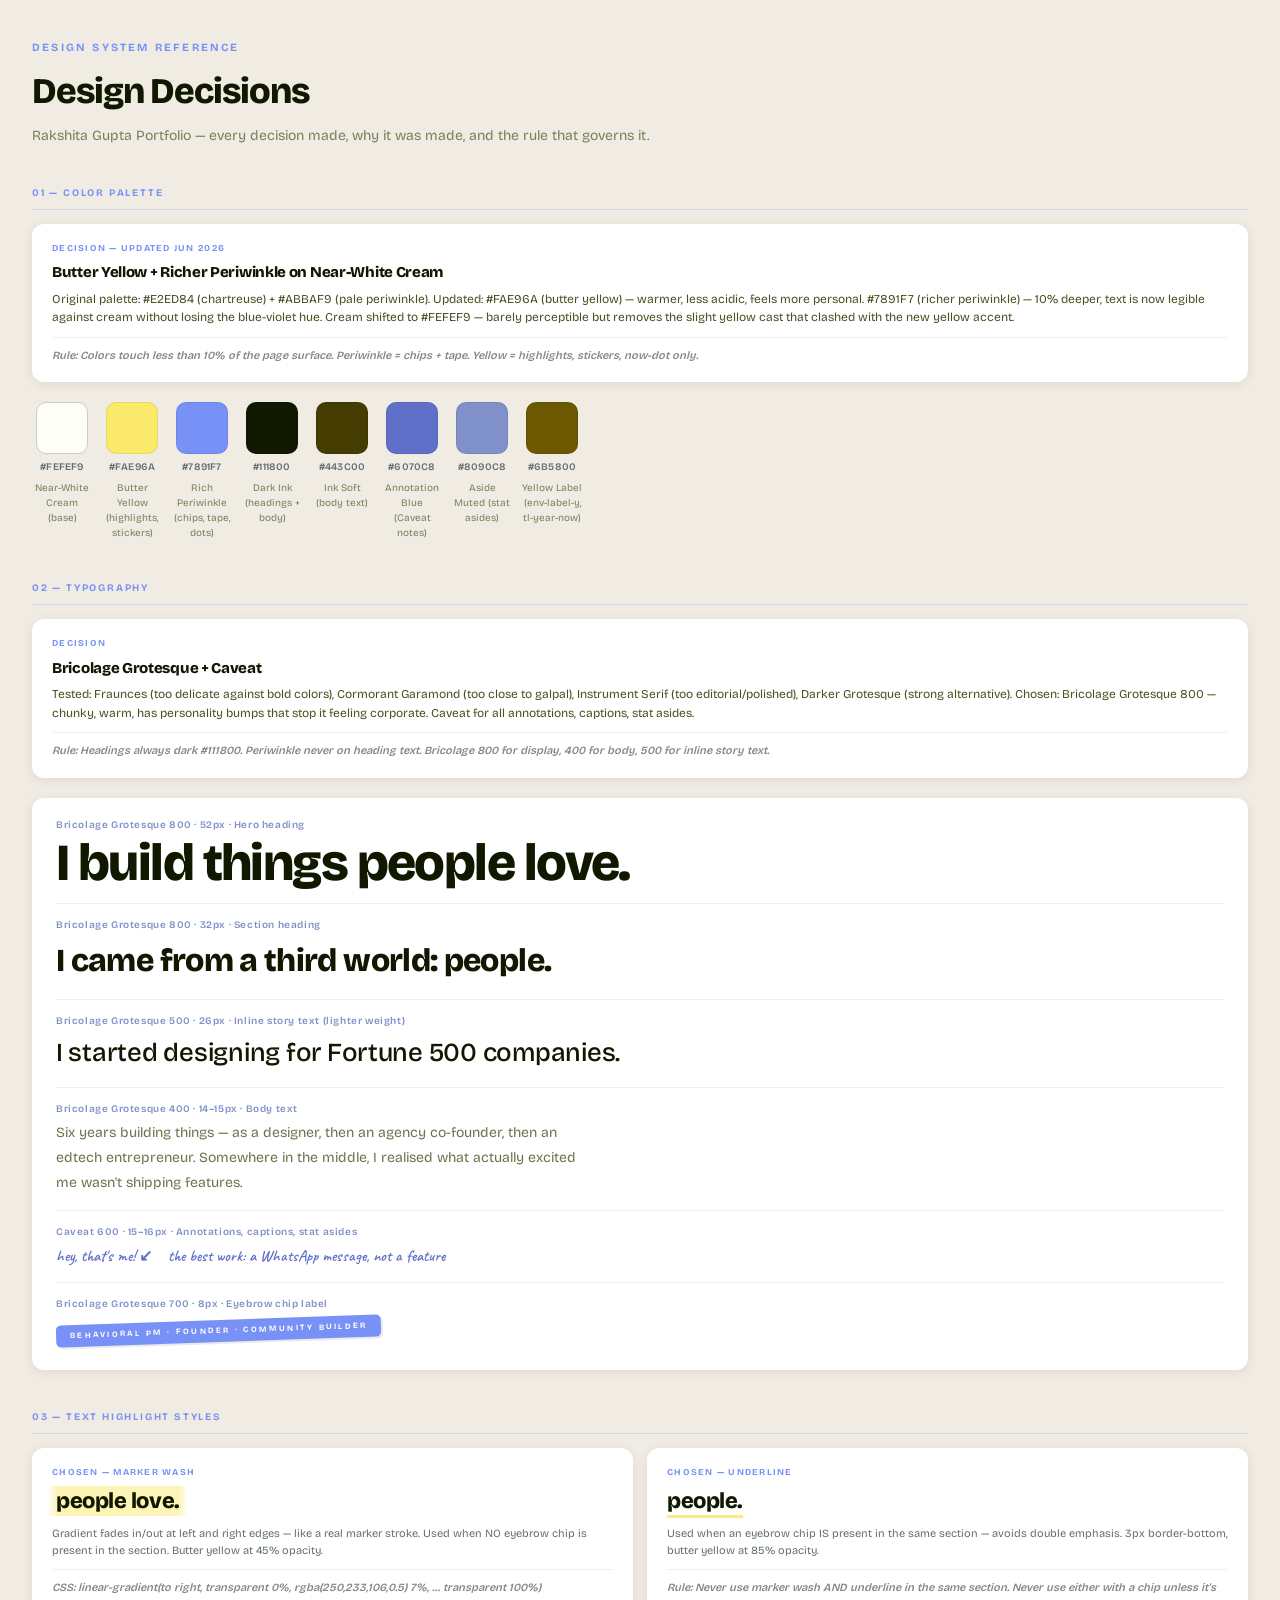
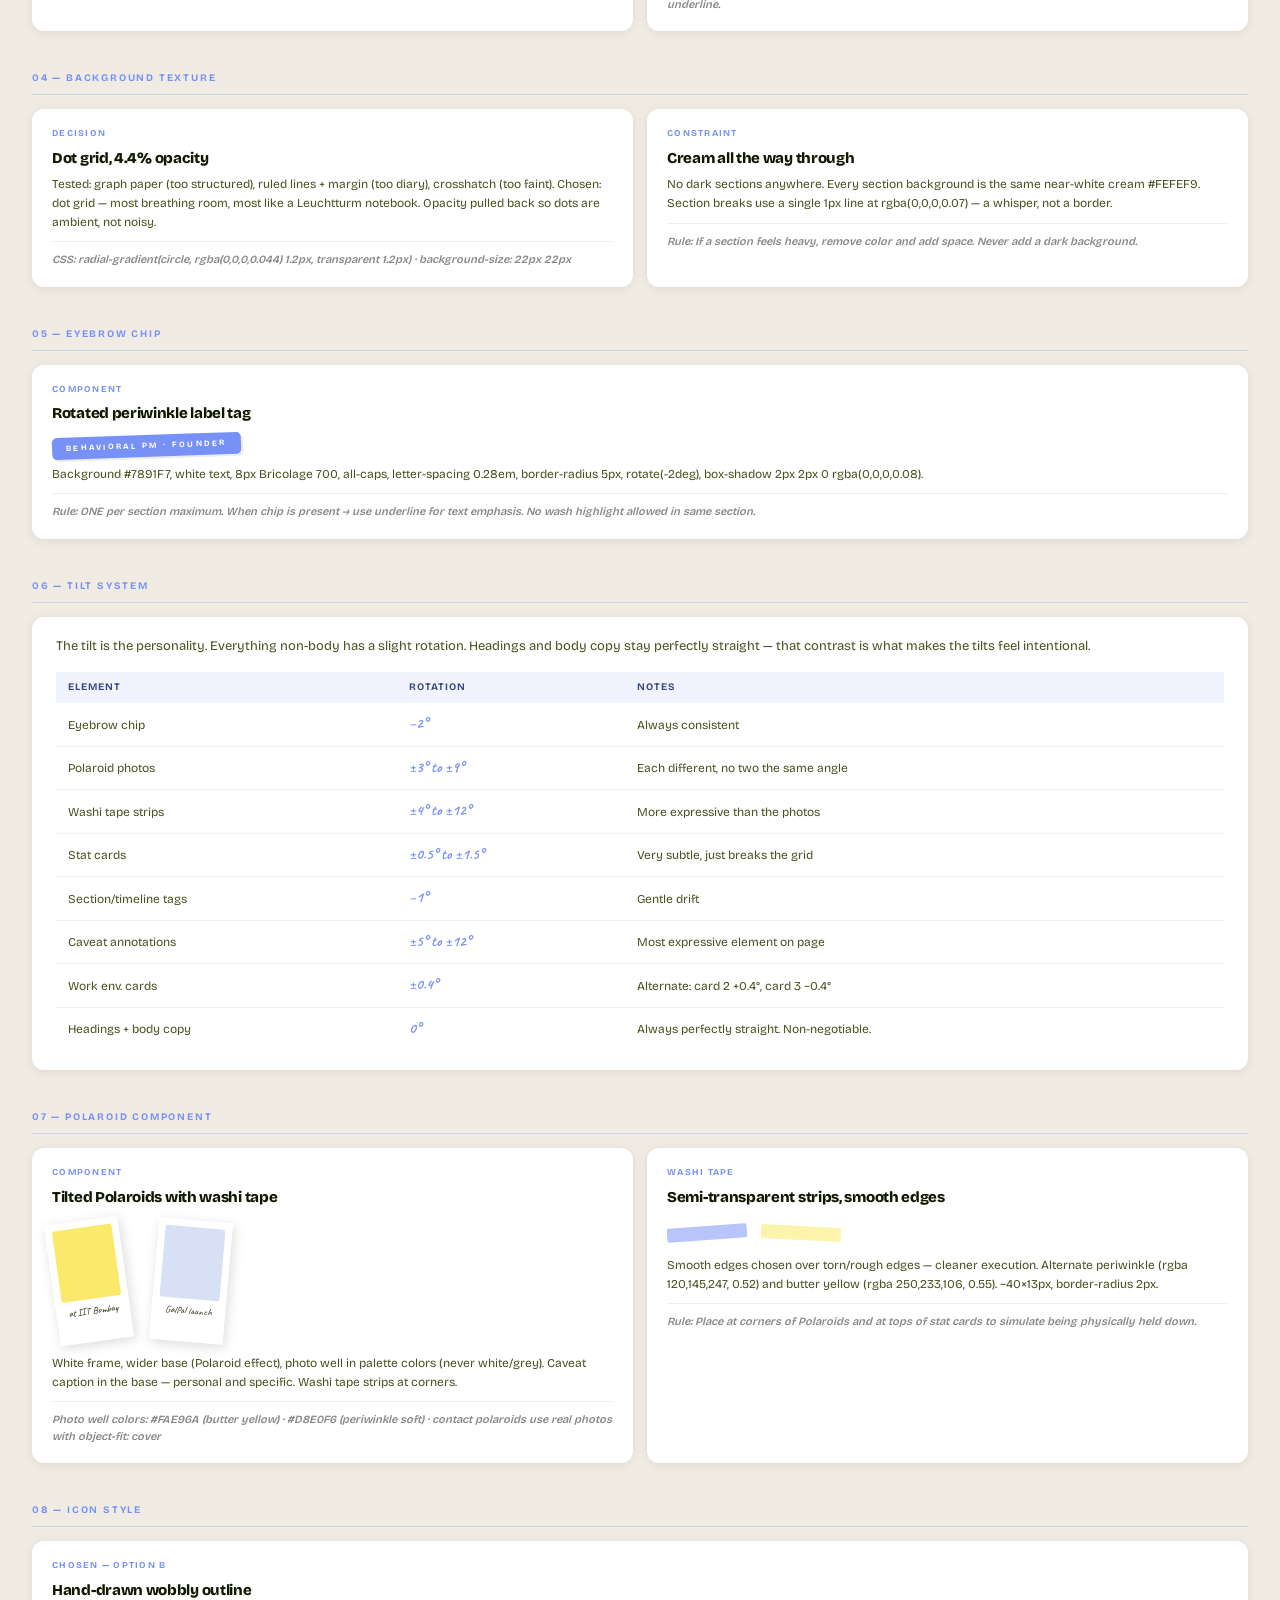
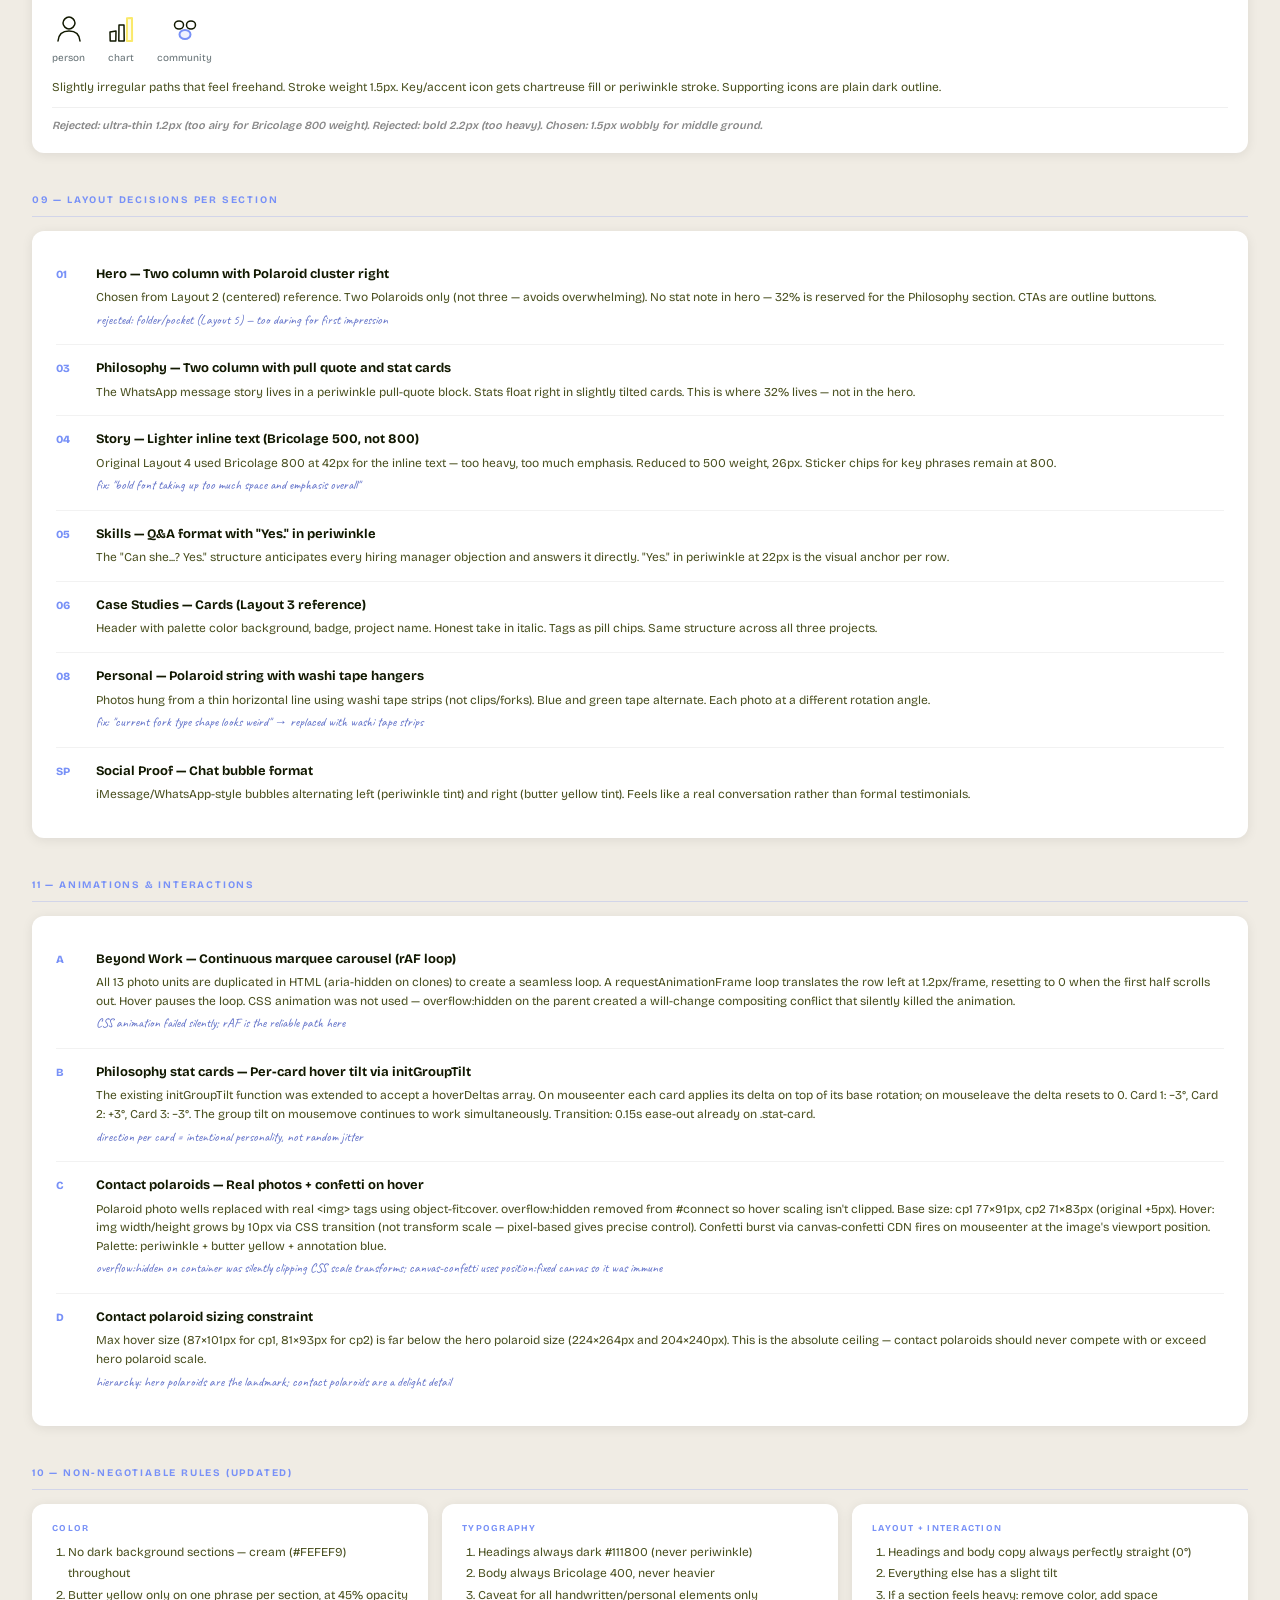
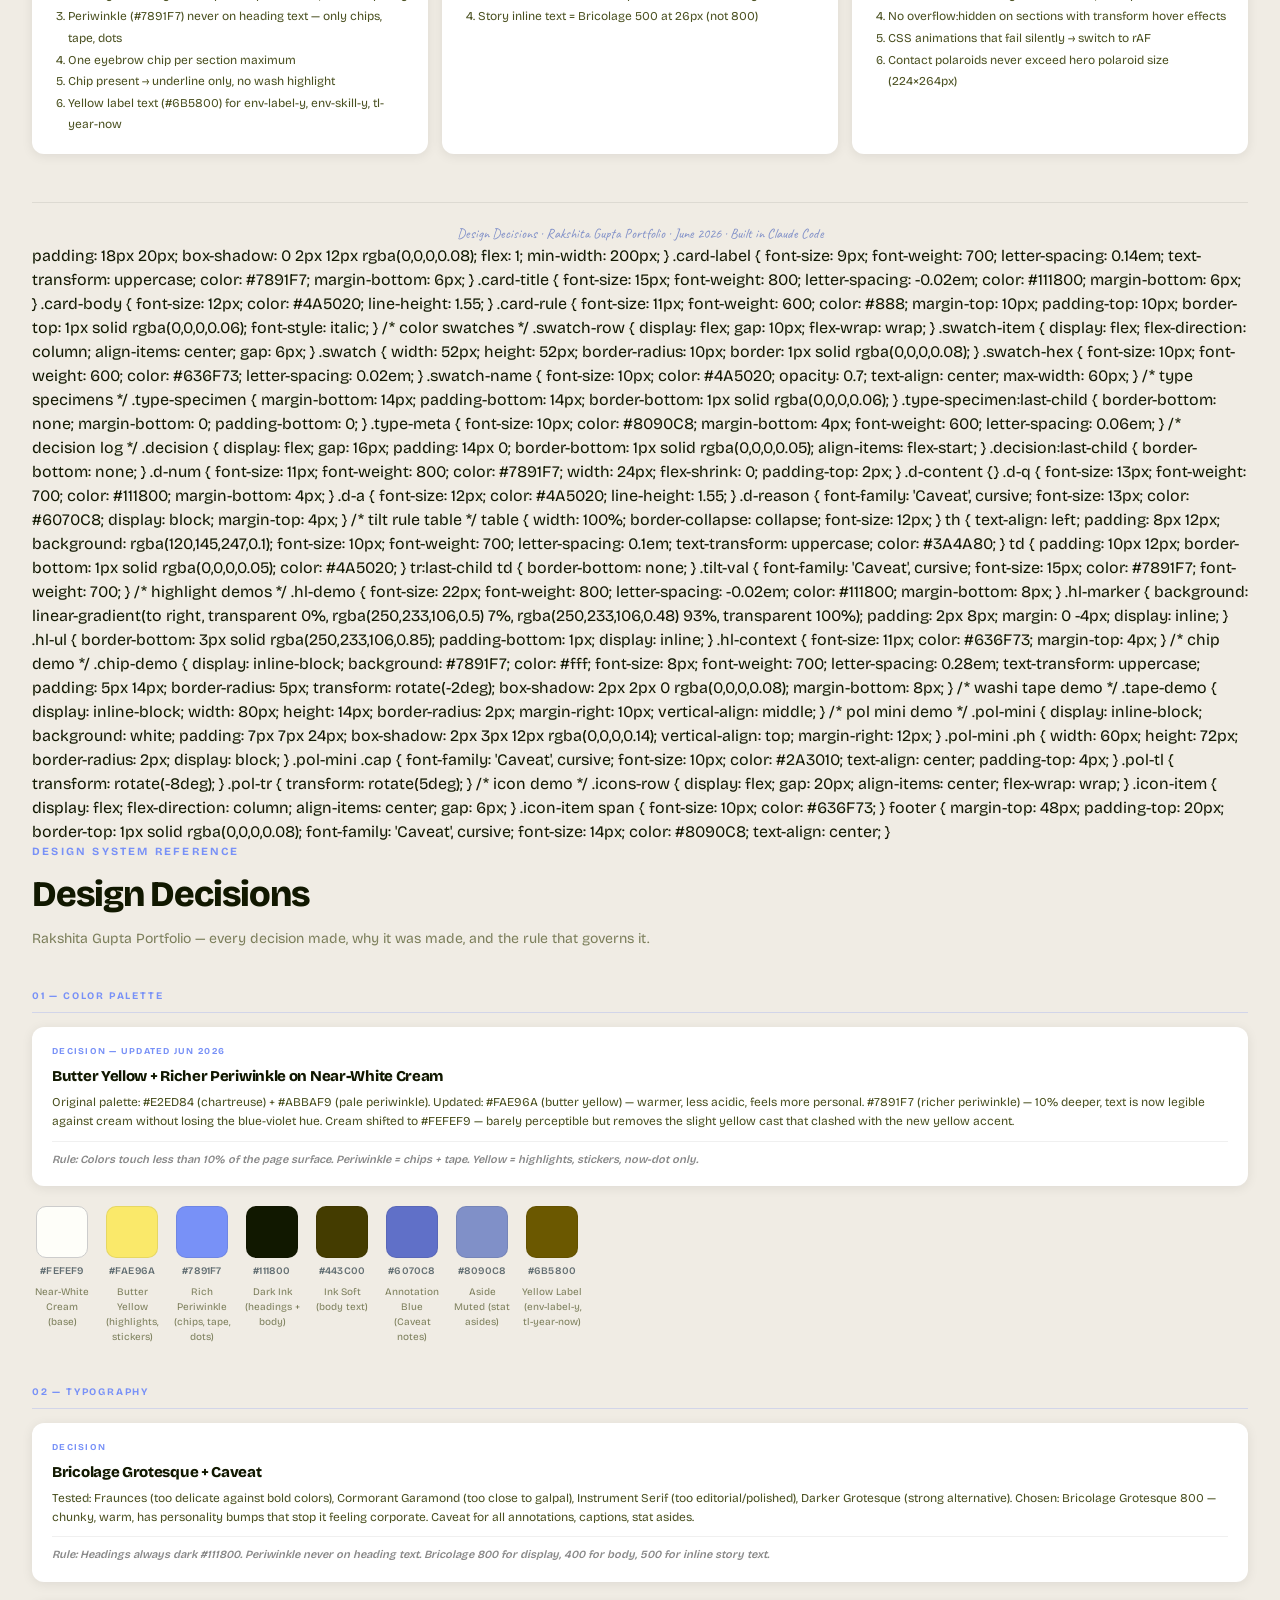
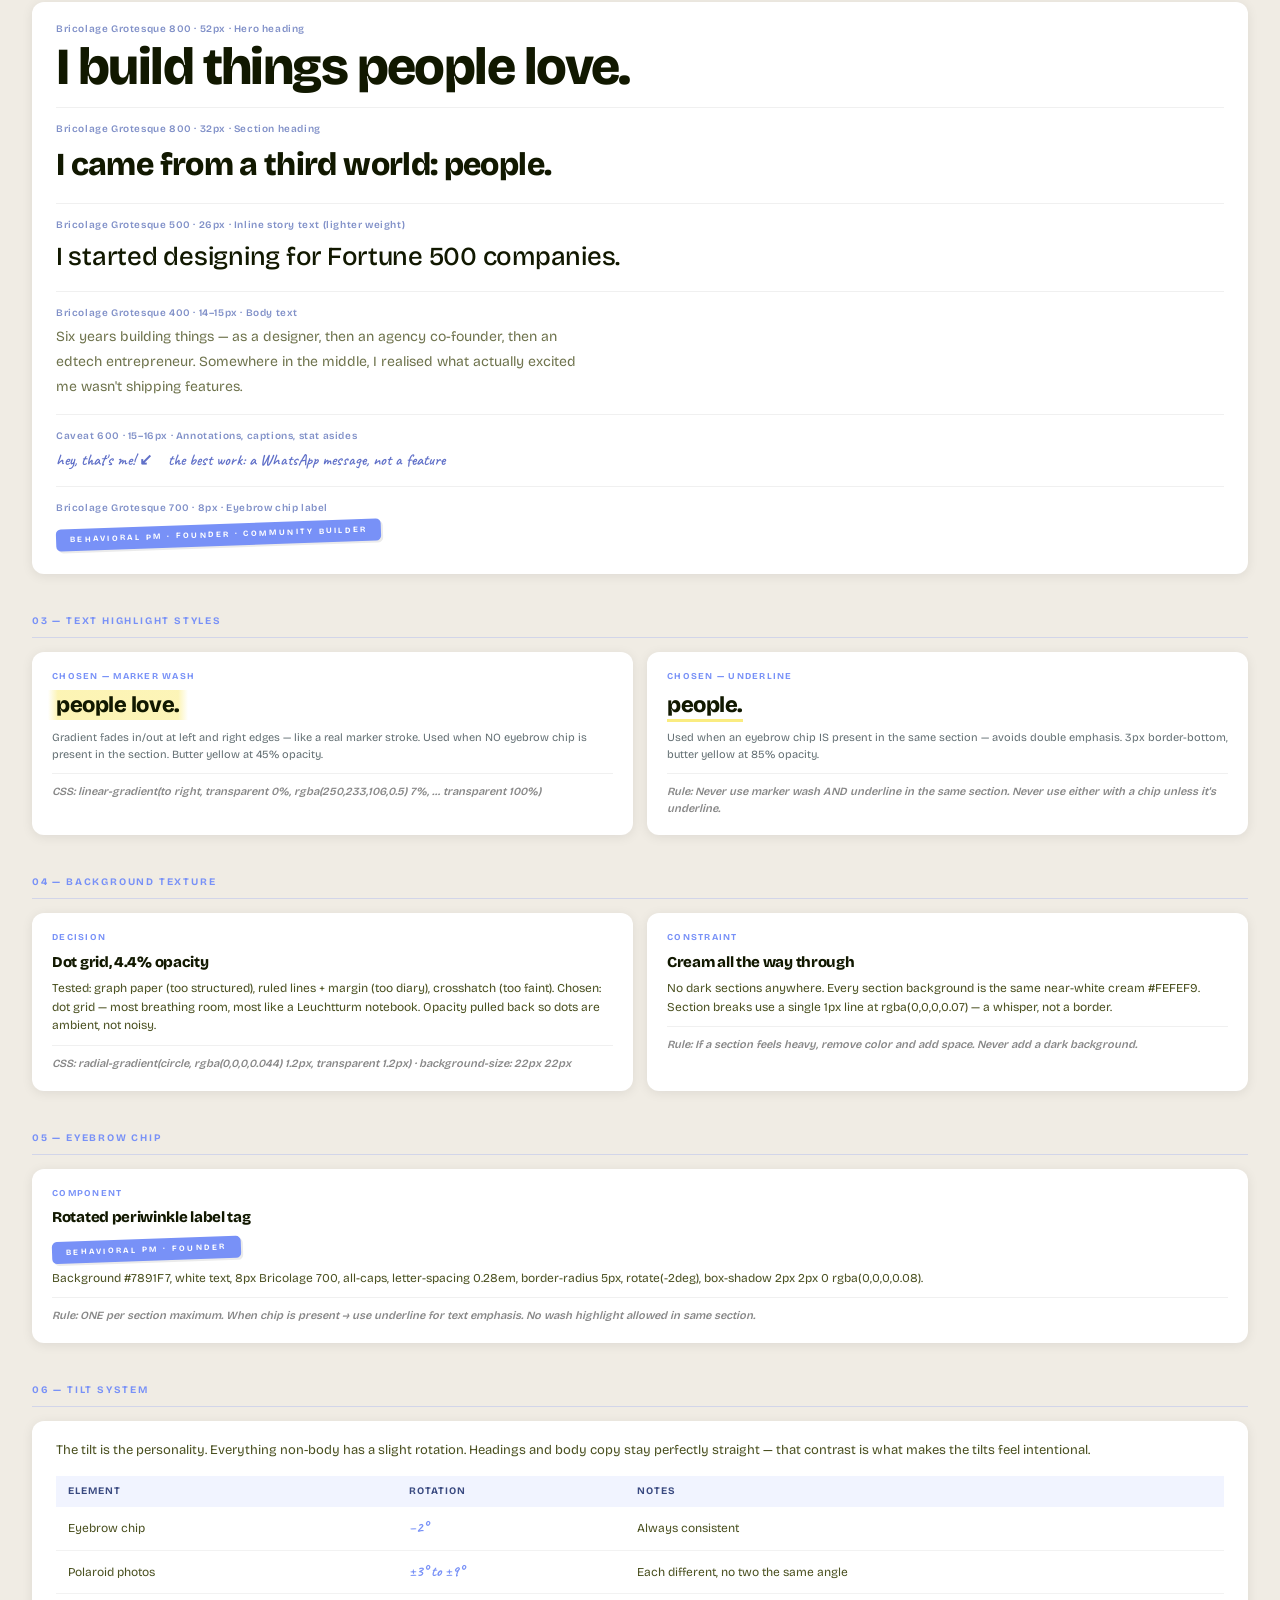
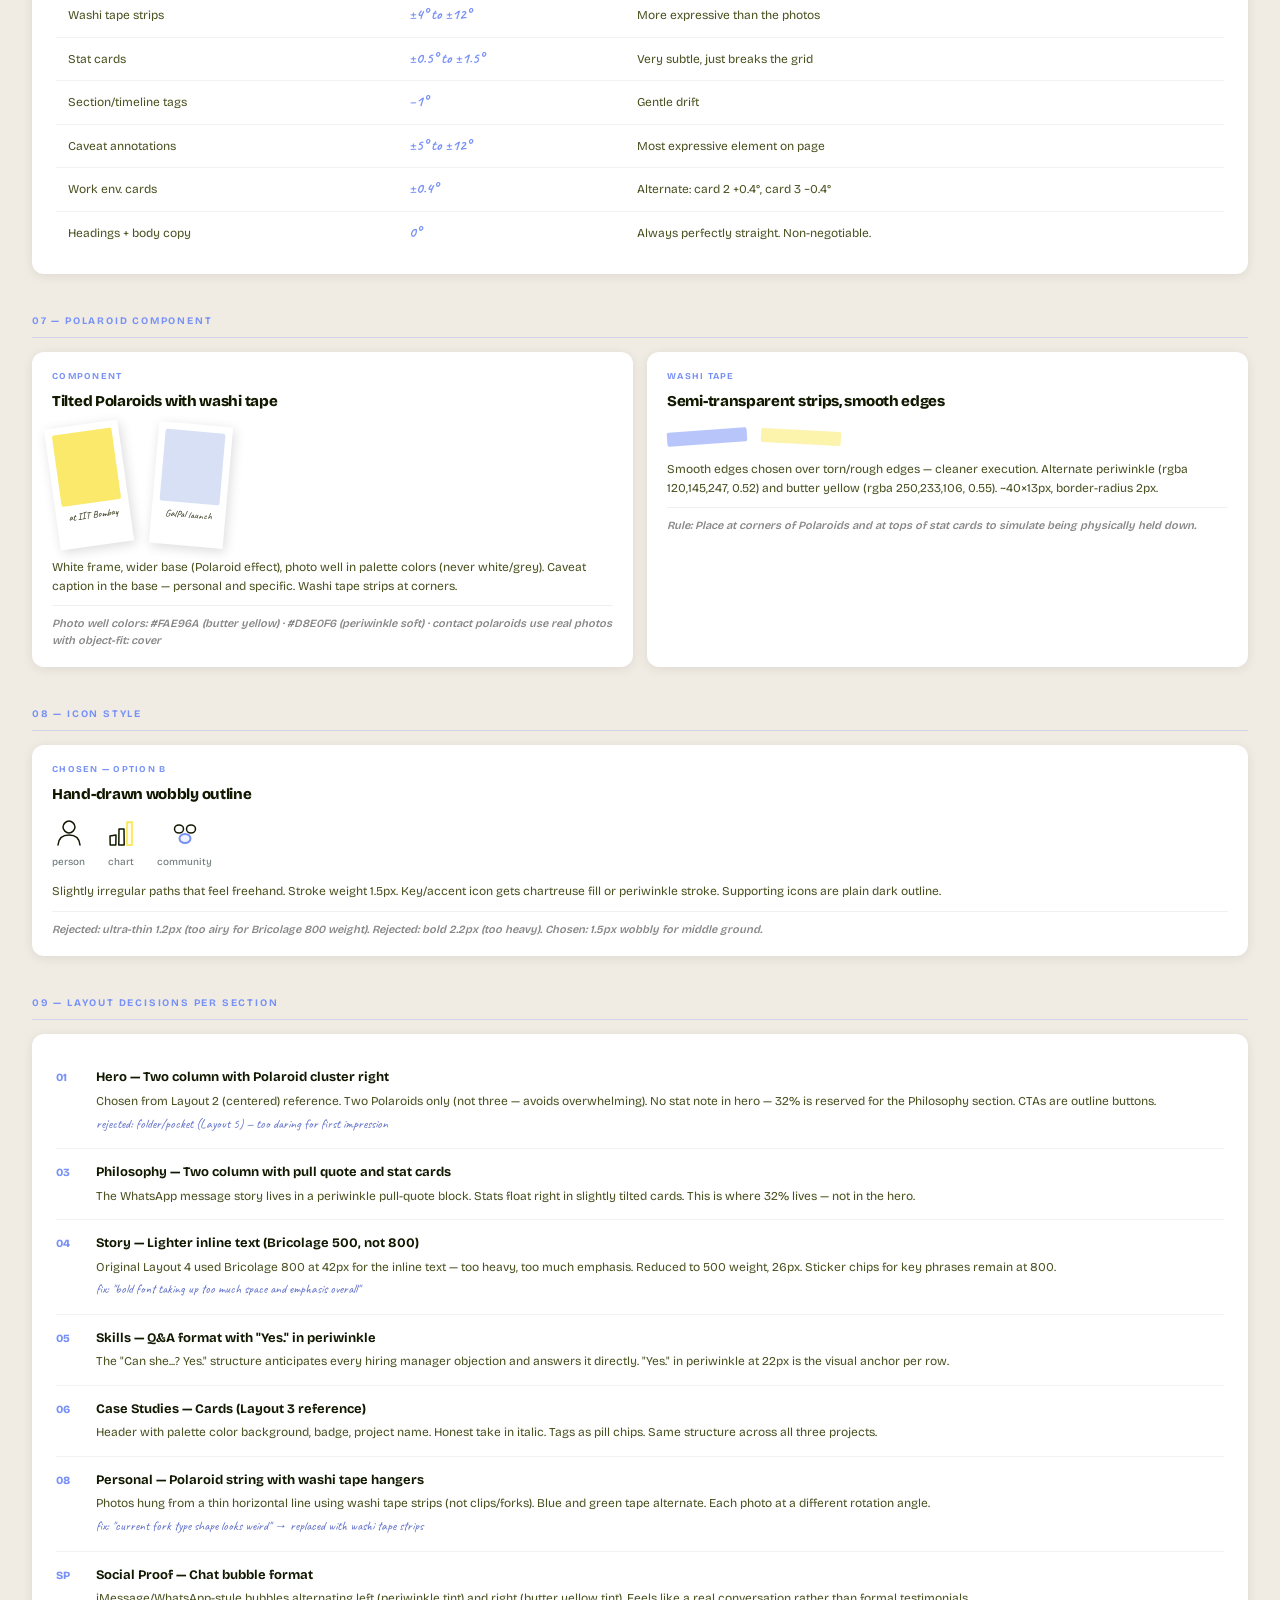
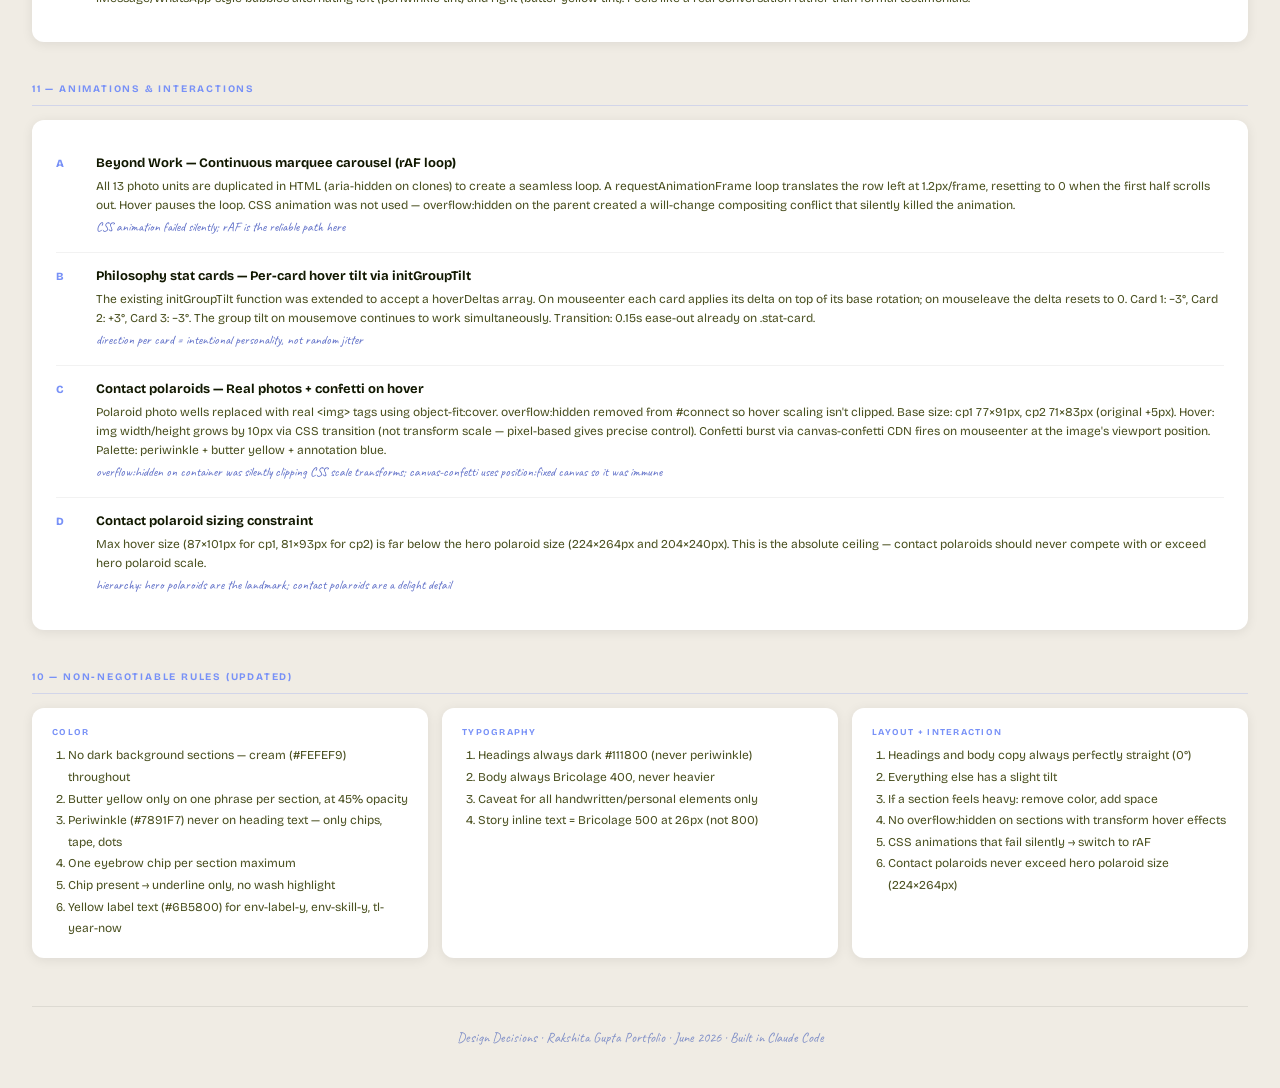
<file: design-decisions.html>
<!DOCTYPE html>
<html lang="en">
<head>
  <meta charset="UTF-8">
  <meta name="viewport" content="width=device-width, initial-scale=1.0">
  <title>Design Decisions — Rakshita Gupta Portfolio</title>
  <link rel="preconnect" href="https://fonts.googleapis.com">
  <link rel="preconnect" href="https://fonts.gstatic.com" crossorigin>
  <link href="https://fonts.googleapis.com/css2?family=Bricolage+Grotesque:opsz,wght@12..96,400;12..96,600;12..96,700;12..96,800&family=Caveat:wght@400;600;700&display=swap" rel="stylesheet">
  <style>
    *, *::before, *::after { margin: 0; padding: 0; box-sizing: border-box; }
    body {
      font-family: 'Bricolage Grotesque', sans-serif;
      color: #111800;
      background: #f0ece4;
      padding: 40px 32px;
      line-height: 1.5;
    }

    /* page header */
    .page-title { font-size: 11px; font-weight: 700; letter-spacing: 0.2em; text-transform: uppercase; color: #7891F7; margin-bottom: 8px; }
    .page-h { font-size: 36px; font-weight: 800; letter-spacing: -0.03em; color: #111800; margin-bottom: 6px; }
    .page-sub { font-size: 14px; color: #4A5020; opacity: 0.7; margin-bottom: 40px; }

    /* section */
    .section { margin-bottom: 40px; }
    .section-title {
      font-size: 10px; font-weight: 700; letter-spacing: 0.18em; text-transform: uppercase;
      color: #7891F7; margin-bottom: 14px; padding-bottom: 8px;
      border-bottom: 1px solid rgba(120,145,247,0.25);
    }

    /* card grid */
    .cards { display: flex; gap: 14px; flex-wrap: wrap; }
    .card {
      background: white; border-radius: 12px;
      padding: 18px 20px;
      box-shadow: 0 2px 12px rgba(0,0,0,0.08);
      flex: 1; min-width: 200px;
    }
    .card-label { font-size: 9px; font-weight: 700; letter-spacing: 0.14em; text-transform: uppercase; color: #7891F7; margin-bottom: 6px; }
    .card-title { font-size: 15px; font-weight: 800; letter-spacing: -0.02em; color: #111800; margin-bottom: 6px; }
    .card-body { font-size: 12px; color: #4A5020; line-height: 1.55; }
    .card-rule { font-size: 11px; font-weight: 600; color: #888; margin-top: 10px; padding-top: 10px; border-top: 1px solid rgba(0,0,0,0.06); font-style: italic; }

    /* color swatches */
    .swatch-row { display: flex; gap: 10px; flex-wrap: wrap; }
    .swatch-item { display: flex; flex-direction: column; align-items: center; gap: 6px; }
    .swatch { width: 52px; height: 52px; border-radius: 10px; border: 1px solid rgba(0,0,0,0.08); }
    .swatch-hex { font-size: 10px; font-weight: 600; color: #636F73; letter-spacing: 0.02em; }
    .swatch-name { font-size: 10px; color: #4A5020; opacity: 0.7; text-align: center; max-width: 60px; }

    /* type specimens */
    .type-specimen { margin-bottom: 14px; padding-bottom: 14px; border-bottom: 1px solid rgba(0,0,0,0.06); }
    .type-specimen:last-child { border-bottom: none; margin-bottom: 0; padding-bottom: 0; }
    .type-meta { font-size: 10px; color: #8090C8; margin-bottom: 4px; font-weight: 600; letter-spacing: 0.06em; }

    /* decision log */
    .decision { display: flex; gap: 16px; padding: 14px 0; border-bottom: 1px solid rgba(0,0,0,0.05); align-items: flex-start; }
    .decision:last-child { border-bottom: none; }
    .d-num { font-size: 11px; font-weight: 800; color: #7891F7; width: 24px; flex-shrink: 0; padding-top: 2px; }
    .d-content {}
    .d-q { font-size: 13px; font-weight: 700; color: #111800; margin-bottom: 4px; }
    .d-a { font-size: 12px; color: #4A5020; line-height: 1.55; }
    .d-reason { font-family: 'Caveat', cursive; font-size: 13px; color: #6070C8; display: block; margin-top: 4px; }

    /* tilt rule table */
    table { width: 100%; border-collapse: collapse; font-size: 12px; }
    th { text-align: left; padding: 8px 12px; background: rgba(120,145,247,0.1); font-size: 10px; font-weight: 700; letter-spacing: 0.1em; text-transform: uppercase; color: #3A4A80; }
    td { padding: 10px 12px; border-bottom: 1px solid rgba(0,0,0,0.05); color: #4A5020; }
    tr:last-child td { border-bottom: none; }
    .tilt-val { font-family: 'Caveat', cursive; font-size: 15px; color: #7891F7; font-weight: 700; }

    /* highlight demos */
    .hl-demo { font-size: 22px; font-weight: 800; letter-spacing: -0.02em; color: #111800; margin-bottom: 8px; }
    .hl-marker {
      background: linear-gradient(to right, transparent 0%, rgba(250,233,106,0.5) 7%, rgba(250,233,106,0.48) 93%, transparent 100%);
      padding: 2px 8px; margin: 0 -4px; display: inline;
    }
    .hl-ul { border-bottom: 3px solid rgba(250,233,106,0.85); padding-bottom: 1px; display: inline; }
    .hl-context { font-size: 11px; color: #636F73; margin-top: 4px; }

    /* chip demo */
    .chip-demo {
      display: inline-block; background: #7891F7; color: #fff;
      font-size: 8px; font-weight: 700; letter-spacing: 0.28em; text-transform: uppercase;
      padding: 5px 14px; border-radius: 5px; transform: rotate(-2deg);
      box-shadow: 2px 2px 0 rgba(0,0,0,0.08); margin-bottom: 8px;
    }

    /* washi tape demo */
    .tape-demo { display: inline-block; width: 80px; height: 14px; border-radius: 2px; margin-right: 10px; vertical-align: middle; }

    /* pol mini demo */
    .pol-mini { display: inline-block; background: white; padding: 7px 7px 24px; box-shadow: 2px 3px 12px rgba(0,0,0,0.14); vertical-align: top; margin-right: 12px; }
    .pol-mini .ph { width: 60px; height: 72px; border-radius: 2px; display: block; }
    .pol-mini .cap { font-family: 'Caveat', cursive; font-size: 10px; color: #2A3010; text-align: center; padding-top: 4px; }
    .pol-tl { transform: rotate(-8deg); }
    .pol-tr { transform: rotate(5deg); }

    /* icon demo */
    .icons-row { display: flex; gap: 20px; align-items: center; flex-wrap: wrap; }
    .icon-item { display: flex; flex-direction: column; align-items: center; gap: 6px; }
    .icon-item span { font-size: 10px; color: #636F73; }

    footer { margin-top: 48px; padding-top: 20px; border-top: 1px solid rgba(0,0,0,0.08); font-family: 'Caveat', cursive; font-size: 14px; color: #8090C8; text-align: center; }
  </style>
</head>
<body>

<div class="page-title">Design System Reference</div>
<h1 class="page-h">Design Decisions</h1>
<p class="page-sub">Rakshita Gupta Portfolio — every decision made, why it was made, and the rule that governs it.</p>

<!-- ══ COLORS ══ -->
<div class="section">
  <div class="section-title">01 — Color palette</div>
  <div class="cards" style="margin-bottom:20px">
    <div class="card">
      <div class="card-label">Decision — Updated Jun 2026</div>
      <div class="card-title">Butter Yellow + Richer Periwinkle on Near-White Cream</div>
      <p class="card-body">Original palette: #E2ED84 (chartreuse) + #ABBAF9 (pale periwinkle). Updated: #FAE96A (butter yellow) — warmer, less acidic, feels more personal. #7891F7 (richer periwinkle) — 10% deeper, text is now legible against cream without losing the blue-violet hue. Cream shifted to #FEFEF9 — barely perceptible but removes the slight yellow cast that clashed with the new yellow accent.</p>
      <p class="card-rule">Rule: Colors touch less than 10% of the page surface. Periwinkle = chips + tape. Yellow = highlights, stickers, now-dot only.</p>
    </div>
  </div>
  <div class="swatch-row">
    <div class="swatch-item">
      <div class="swatch" style="background:#FEFEF9;border:1px solid #ccc;"></div>
      <div class="swatch-hex">#FEFEF9</div>
      <div class="swatch-name">Near-White Cream (base)</div>
    </div>
    <div class="swatch-item">
      <div class="swatch" style="background:#FAE96A;"></div>
      <div class="swatch-hex">#FAE96A</div>
      <div class="swatch-name">Butter Yellow (highlights, stickers)</div>
    </div>
    <div class="swatch-item">
      <div class="swatch" style="background:#7891F7;"></div>
      <div class="swatch-hex">#7891F7</div>
      <div class="swatch-name">Rich Periwinkle (chips, tape, dots)</div>
    </div>
    <div class="swatch-item">
      <div class="swatch" style="background:#111800;"></div>
      <div class="swatch-hex">#111800</div>
      <div class="swatch-name">Dark Ink (headings + body)</div>
    </div>
    <div class="swatch-item">
      <div class="swatch" style="background:#443C00;"></div>
      <div class="swatch-hex">#443C00</div>
      <div class="swatch-name">Ink Soft (body text)</div>
    </div>
    <div class="swatch-item">
      <div class="swatch" style="background:#6070C8;"></div>
      <div class="swatch-hex">#6070C8</div>
      <div class="swatch-name">Annotation Blue (Caveat notes)</div>
    </div>
    <div class="swatch-item">
      <div class="swatch" style="background:#8090C8;"></div>
      <div class="swatch-hex">#8090C8</div>
      <div class="swatch-name">Aside Muted (stat asides)</div>
    </div>
    <div class="swatch-item">
      <div class="swatch" style="background:#6B5800;"></div>
      <div class="swatch-hex">#6B5800</div>
      <div class="swatch-name">Yellow Label (env-label-y, tl-year-now)</div>
    </div>
  </div>
</div>

<!-- ══ TYPOGRAPHY ══ -->
<div class="section">
  <div class="section-title">02 — Typography</div>
  <div class="cards" style="margin-bottom:20px">
    <div class="card">
      <div class="card-label">Decision</div>
      <div class="card-title">Bricolage Grotesque + Caveat</div>
      <p class="card-body">Tested: Fraunces (too delicate against bold colors), Cormorant Garamond (too close to galpal), Instrument Serif (too editorial/polished), Darker Grotesque (strong alternative). Chosen: Bricolage Grotesque 800 — chunky, warm, has personality bumps that stop it feeling corporate. Caveat for all annotations, captions, stat asides.</p>
      <p class="card-rule">Rule: Headings always dark #111800. Periwinkle never on heading text. Bricolage 800 for display, 400 for body, 500 for inline story text.</p>
    </div>
  </div>
  <div style="background:white;border-radius:12px;padding:20px 24px;box-shadow:0 2px 12px rgba(0,0,0,0.08);">
    <div class="type-specimen">
      <div class="type-meta">Bricolage Grotesque 800 · 52px · Hero heading</div>
      <div style="font-family:'Bricolage Grotesque',sans-serif;font-size:52px;font-weight:800;letter-spacing:-0.03em;line-height:1.0;color:#111800;">I build things people love.</div>
    </div>
    <div class="type-specimen">
      <div class="type-meta">Bricolage Grotesque 800 · 32px · Section heading</div>
      <div style="font-family:'Bricolage Grotesque',sans-serif;font-size:32px;font-weight:800;letter-spacing:-0.02em;color:#111800;">I came from a third world: people.</div>
    </div>
    <div class="type-specimen">
      <div class="type-meta">Bricolage Grotesque 500 · 26px · Inline story text (lighter weight)</div>
      <div style="font-family:'Bricolage Grotesque',sans-serif;font-size:26px;font-weight:500;letter-spacing:-0.01em;line-height:1.55;color:#111800;">I started designing for Fortune 500 companies.</div>
    </div>
    <div class="type-specimen">
      <div class="type-meta">Bricolage Grotesque 400 · 14–15px · Body text</div>
      <div style="font-family:'Bricolage Grotesque',sans-serif;font-size:14px;font-weight:400;line-height:1.78;color:#4A5020;opacity:0.8;max-width:520px;">Six years building things — as a designer, then an agency co-founder, then an edtech entrepreneur. Somewhere in the middle, I realised what actually excited me wasn't shipping features.</div>
    </div>
    <div class="type-specimen">
      <div class="type-meta">Caveat 600 · 15–16px · Annotations, captions, stat asides</div>
      <div style="font-family:'Caveat',cursive;font-size:16px;font-weight:600;color:#6070C8;">hey, that's me! ↙ &nbsp;&nbsp; the best work: a WhatsApp message, not a feature</div>
    </div>
    <div class="type-specimen">
      <div class="type-meta">Bricolage Grotesque 700 · 8px · Eyebrow chip label</div>
      <div class="chip-demo">Behavioral PM · Founder · Community Builder</div>
    </div>
  </div>
</div>

<!-- ══ TEXT HIGHLIGHTS ══ -->
<div class="section">
  <div class="section-title">03 — Text highlight styles</div>
  <div class="cards">
    <div class="card">
      <div class="card-label">Chosen — Marker wash</div>
      <div class="hl-demo"><span class="hl-marker">people love.</span></div>
      <p class="hl-context">Gradient fades in/out at left and right edges — like a real marker stroke. Used when NO eyebrow chip is present in the section. Butter yellow at 45% opacity.</p>
      <p class="card-rule">CSS: linear-gradient(to right, transparent 0%, rgba(250,233,106,0.5) 7%, … transparent 100%)</p>
    </div>
    <div class="card">
      <div class="card-label">Chosen — Underline</div>
      <div class="hl-demo"><span class="hl-ul">people.</span></div>
      <p class="hl-context">Used when an eyebrow chip IS present in the same section — avoids double emphasis. 3px border-bottom, butter yellow at 85% opacity.</p>
      <p class="card-rule">Rule: Never use marker wash AND underline in the same section. Never use either with a chip unless it's underline.</p>
    </div>
  </div>
</div>

<!-- ══ BACKGROUND TEXTURE ══ -->
<div class="section">
  <div class="section-title">04 — Background texture</div>
  <div class="cards">
    <div class="card">
      <div class="card-label">Decision</div>
      <div class="card-title">Dot grid, 4.4% opacity</div>
      <p class="card-body">Tested: graph paper (too structured), ruled lines + margin (too diary), crosshatch (too faint). Chosen: dot grid — most breathing room, most like a Leuchtturm notebook. Opacity pulled back so dots are ambient, not noisy.</p>
      <p class="card-rule">CSS: radial-gradient(circle, rgba(0,0,0,0.044) 1.2px, transparent 1.2px) · background-size: 22px 22px</p>
    </div>
    <div class="card">
      <div class="card-label">Constraint</div>
      <div class="card-title">Cream all the way through</div>
      <p class="card-body">No dark sections anywhere. Every section background is the same near-white cream #FEFEF9. Section breaks use a single 1px line at rgba(0,0,0,0.07) — a whisper, not a border.</p>
      <p class="card-rule">Rule: If a section feels heavy, remove color and add space. Never add a dark background.</p>
    </div>
  </div>
</div>

<!-- ══ EYEBROW CHIP ══ -->
<div class="section">
  <div class="section-title">05 — Eyebrow chip</div>
  <div class="cards">
    <div class="card">
      <div class="card-label">Component</div>
      <div class="card-title">Rotated periwinkle label tag</div>
      <div class="chip-demo">Behavioral PM · Founder</div>
      <p class="card-body">Background #7891F7, white text, 8px Bricolage 700, all-caps, letter-spacing 0.28em, border-radius 5px, rotate(-2deg), box-shadow 2px 2px 0 rgba(0,0,0,0.08).</p>
      <p class="card-rule">Rule: ONE per section maximum. When chip is present → use underline for text emphasis. No wash highlight allowed in same section.</p>
    </div>
  </div>
</div>

<!-- ══ TILT SYSTEM ══ -->
<div class="section">
  <div class="section-title">06 — Tilt system</div>
  <div style="background:white;border-radius:12px;padding:20px 24px;box-shadow:0 2px 12px rgba(0,0,0,0.08);">
    <p style="font-size:13px;color:#4A5020;margin-bottom:16px;">The tilt is the personality. Everything non-body has a slight rotation. Headings and body copy stay perfectly straight — that contrast is what makes the tilts feel intentional.</p>
    <table>
      <tr><th>Element</th><th>Rotation</th><th>Notes</th></tr>
      <tr><td>Eyebrow chip</td><td class="tilt-val">−2°</td><td>Always consistent</td></tr>
      <tr><td>Polaroid photos</td><td class="tilt-val">±3° to ±9°</td><td>Each different, no two the same angle</td></tr>
      <tr><td>Washi tape strips</td><td class="tilt-val">±4° to ±12°</td><td>More expressive than the photos</td></tr>
      <tr><td>Stat cards</td><td class="tilt-val">±0.5° to ±1.5°</td><td>Very subtle, just breaks the grid</td></tr>
      <tr><td>Section/timeline tags</td><td class="tilt-val">−1°</td><td>Gentle drift</td></tr>
      <tr><td>Caveat annotations</td><td class="tilt-val">±5° to ±12°</td><td>Most expressive element on page</td></tr>
      <tr><td>Work env. cards</td><td class="tilt-val">±0.4°</td><td>Alternate: card 2 +0.4°, card 3 −0.4°</td></tr>
      <tr><td>Headings + body copy</td><td class="tilt-val">0°</td><td>Always perfectly straight. Non-negotiable.</td></tr>
    </table>
  </div>
</div>

<!-- ══ POLAROIDS ══ -->
<div class="section">
  <div class="section-title">07 — Polaroid component</div>
  <div class="cards">
    <div class="card">
      <div class="card-label">Component</div>
      <div class="card-title">Tilted Polaroids with washi tape</div>
      <div style="margin:12px 0;display:flex;gap:16px;align-items:flex-start;">
        <div class="pol-mini pol-tl">
          <div class="ph" style="background:#FAE96A;"></div>
          <div class="cap">at IIT Bombay</div>
        </div>
        <div class="pol-mini pol-tr">
          <div class="ph" style="background:#D8E0F6;"></div>
          <div class="cap">GalPal launch</div>
        </div>
      </div>
      <p class="card-body">White frame, wider base (Polaroid effect), photo well in palette colors (never white/grey). Caveat caption in the base — personal and specific. Washi tape strips at corners.</p>
      <p class="card-rule">Photo well colors: #FAE96A (butter yellow) · #D8E0F6 (periwinkle soft) · contact polaroids use real photos with object-fit: cover</p>
    </div>
    <div class="card">
      <div class="card-label">Washi Tape</div>
      <div class="card-title">Semi-transparent strips, smooth edges</div>
      <div style="margin:12px 0;">
        <div class="tape-demo" style="background:rgba(120,145,247,0.52);transform:rotate(-4deg);display:inline-block;"></div>
        <div class="tape-demo" style="background:rgba(250,233,106,0.55);transform:rotate(3deg);display:inline-block;"></div>
      </div>
      <p class="card-body">Smooth edges chosen over torn/rough edges — cleaner execution. Alternate periwinkle (rgba 120,145,247, 0.52) and butter yellow (rgba 250,233,106, 0.55). ~40×13px, border-radius 2px.</p>
      <p class="card-rule">Rule: Place at corners of Polaroids and at tops of stat cards to simulate being physically held down.</p>
    </div>
  </div>
</div>

<!-- ══ ICONS ══ -->
<div class="section">
  <div class="section-title">08 — Icon style</div>
  <div class="cards">
    <div class="card">
      <div class="card-label">Chosen — Option B</div>
      <div class="card-title">Hand-drawn wobbly outline</div>
      <div class="icons-row" style="margin:12px 0;">
        <div class="icon-item">
          <svg width="32" height="32" viewBox="0 0 32 32" fill="none">
            <path d="M16 4 C13 4 10 7 10 10 C10 13 13 16 16 16 C19 16 22 13 22 10 C22 7 19 4 16 4Z" stroke="#111800" stroke-width="1.5" fill="none"/>
            <path d="M5 28 C5.5 22 9 18 16 18 C23 18 26.5 22 27 28" stroke="#111800" stroke-width="1.5" stroke-linecap="round" fill="none"/>
          </svg>
          <span>person</span>
        </div>
        <div class="icon-item">
          <svg width="32" height="32" viewBox="0 0 32 32" fill="none">
            <path d="M5 19 L5.2 28.1 L10.8 28 L11 17.9 L5 19Z" stroke="#111800" stroke-width="1.5" fill="none" stroke-linejoin="round"/>
            <path d="M14 12.1 L13.8 28 L19.2 27.9 L19 12 L14 12.1Z" stroke="#111800" stroke-width="1.5" fill="none" stroke-linejoin="round"/>
            <path d="M22 5.2 L21.9 28 L27.1 28.1 L27 5 L22 5.2Z" stroke="rgba(250,233,106,1)" stroke-width="2" fill="rgba(250,233,106,0.15)" stroke-linejoin="round"/>
          </svg>
          <span>chart</span>
        </div>
        <div class="icon-item">
          <svg width="32" height="32" viewBox="0 0 32 32" fill="none">
            <path d="M10 8 C7.5 8 5.5 9.8 5.5 12 C5.5 14.2 7.5 16 10 16 C12.5 16 14.5 14.2 14.5 12 C14.5 9.8 12.5 8 10 8Z" stroke="#111800" stroke-width="1.5" fill="none"/>
            <path d="M22 8 C19.5 8 17.5 9.8 17.5 12 C17.5 14.2 19.5 16 22 16 C24.5 16 26.5 14.2 26.5 12 C26.5 9.8 24.5 8 22 8Z" stroke="#111800" stroke-width="1.5" fill="none"/>
            <path d="M16 17 C13 17 10.5 19 10.5 21.5 C10.5 24 13 26 16 26 C19 26 21.5 24 21.5 21.5 C21.5 19 19 17 16 17Z" stroke="#7891F7" stroke-width="2" fill="rgba(120,145,247,0.12)"/>
          </svg>
          <span>community</span>
        </div>
      </div>
      <p class="card-body">Slightly irregular paths that feel freehand. Stroke weight 1.5px. Key/accent icon gets chartreuse fill or periwinkle stroke. Supporting icons are plain dark outline.</p>
      <p class="card-rule">Rejected: ultra-thin 1.2px (too airy for Bricolage 800 weight). Rejected: bold 2.2px (too heavy). Chosen: 1.5px wobbly for middle ground.</p>
    </div>
  </div>
</div>

<!-- ══ LAYOUT DECISIONS ══ -->
<div class="section">
  <div class="section-title">09 — Layout decisions per section</div>
  <div style="background:white;border-radius:12px;padding:20px 24px;box-shadow:0 2px 12px rgba(0,0,0,0.08);">
    <div class="decision">
      <div class="d-num">01</div>
      <div class="d-content">
        <div class="d-q">Hero — Two column with Polaroid cluster right</div>
        <div class="d-a">Chosen from Layout 2 (centered) reference. Two Polaroids only (not three — avoids overwhelming). No stat note in hero — 32% is reserved for the Philosophy section. CTAs are outline buttons.</div>
        <span class="d-reason">rejected: folder/pocket (Layout 5) — too daring for first impression</span>
      </div>
    </div>
    <div class="decision">
      <div class="d-num">03</div>
      <div class="d-content">
        <div class="d-q">Philosophy — Two column with pull quote and stat cards</div>
        <div class="d-a">The WhatsApp message story lives in a periwinkle pull-quote block. Stats float right in slightly tilted cards. This is where 32% lives — not in the hero.</div>
      </div>
    </div>
    <div class="decision">
      <div class="d-num">04</div>
      <div class="d-content">
        <div class="d-q">Story — Lighter inline text (Bricolage 500, not 800)</div>
        <div class="d-a">Original Layout 4 used Bricolage 800 at 42px for the inline text — too heavy, too much emphasis. Reduced to 500 weight, 26px. Sticker chips for key phrases remain at 800.</div>
        <span class="d-reason">fix: "bold font taking up too much space and emphasis overall"</span>
      </div>
    </div>
    <div class="decision">
      <div class="d-num">05</div>
      <div class="d-content">
        <div class="d-q">Skills — Q&amp;A format with "Yes." in periwinkle</div>
        <div class="d-a">The "Can she...? Yes." structure anticipates every hiring manager objection and answers it directly. "Yes." in periwinkle at 22px is the visual anchor per row.</div>
      </div>
    </div>
    <div class="decision">
      <div class="d-num">06</div>
      <div class="d-content">
        <div class="d-q">Case Studies — Cards (Layout 3 reference)</div>
        <div class="d-a">Header with palette color background, badge, project name. Honest take in italic. Tags as pill chips. Same structure across all three projects.</div>
      </div>
    </div>
    <div class="decision">
      <div class="d-num">08</div>
      <div class="d-content">
        <div class="d-q">Personal — Polaroid string with washi tape hangers</div>
        <div class="d-a">Photos hung from a thin horizontal line using washi tape strips (not clips/forks). Blue and green tape alternate. Each photo at a different rotation angle.</div>
        <span class="d-reason">fix: "current fork type shape looks weird" → replaced with washi tape strips</span>
      </div>
    </div>
    <div class="decision">
      <div class="d-num">SP</div>
      <div class="d-content">
        <div class="d-q">Social Proof — Chat bubble format</div>
        <div class="d-a">iMessage/WhatsApp-style bubbles alternating left (periwinkle tint) and right (butter yellow tint). Feels like a real conversation rather than formal testimonials.</div>
      </div>
    </div>
  </div>
</div>

<!-- ══ ANIMATIONS & INTERACTIONS ══ -->
<div class="section">
  <div class="section-title">11 — Animations &amp; interactions</div>
  <div style="background:white;border-radius:12px;padding:20px 24px;box-shadow:0 2px 12px rgba(0,0,0,0.08);">
    <div class="decision">
      <div class="d-num">A</div>
      <div class="d-content">
        <div class="d-q">Beyond Work — Continuous marquee carousel (rAF loop)</div>
        <div class="d-a">All 13 photo units are duplicated in HTML (aria-hidden on clones) to create a seamless loop. A requestAnimationFrame loop translates the row left at 1.2px/frame, resetting to 0 when the first half scrolls out. Hover pauses the loop. CSS animation was not used — overflow:hidden on the parent created a will-change compositing conflict that silently killed the animation.</div>
        <span class="d-reason">CSS animation failed silently; rAF is the reliable path here</span>
      </div>
    </div>
    <div class="decision">
      <div class="d-num">B</div>
      <div class="d-content">
        <div class="d-q">Philosophy stat cards — Per-card hover tilt via initGroupTilt</div>
        <div class="d-a">The existing initGroupTilt function was extended to accept a hoverDeltas array. On mouseenter each card applies its delta on top of its base rotation; on mouseleave the delta resets to 0. Card 1: −3°, Card 2: +3°, Card 3: −3°. The group tilt on mousemove continues to work simultaneously. Transition: 0.15s ease-out already on .stat-card.</div>
        <span class="d-reason">direction per card = intentional personality, not random jitter</span>
      </div>
    </div>
    <div class="decision">
      <div class="d-num">C</div>
      <div class="d-content">
        <div class="d-q">Contact polaroids — Real photos + confetti on hover</div>
        <div class="d-a">Polaroid photo wells replaced with real &lt;img&gt; tags using object-fit:cover. overflow:hidden removed from #connect so hover scaling isn't clipped. Base size: cp1 77×91px, cp2 71×83px (original +5px). Hover: img width/height grows by 10px via CSS transition (not transform scale — pixel-based gives precise control). Confetti burst via canvas-confetti CDN fires on mouseenter at the image's viewport position. Palette: periwinkle + butter yellow + annotation blue.</div>
        <span class="d-reason">overflow:hidden on container was silently clipping CSS scale transforms; canvas-confetti uses position:fixed canvas so it was immune</span>
      </div>
    </div>
    <div class="decision">
      <div class="d-num">D</div>
      <div class="d-content">
        <div class="d-q">Contact polaroid sizing constraint</div>
        <div class="d-a">Max hover size (87×101px for cp1, 81×93px for cp2) is far below the hero polaroid size (224×264px and 204×240px). This is the absolute ceiling — contact polaroids should never compete with or exceed hero polaroid scale.</div>
        <span class="d-reason">hierarchy: hero polaroids are the landmark; contact polaroids are a delight detail</span>
      </div>
    </div>
  </div>
</div>

<!-- ══ COLOR RULES UPDATED ══ -->
<div class="section">
  <div class="section-title">10 — Non-negotiable rules (updated)</div>
  <div class="cards">
    <div class="card">
      <div class="card-label">Color</div>
      <ol style="font-size:12px;color:#4A5020;line-height:1.8;padding-left:16px;">
        <li>No dark background sections — cream (#FEFEF9) throughout</li>
        <li>Butter yellow only on one phrase per section, at 45% opacity</li>
        <li>Periwinkle (#7891F7) never on heading text — only chips, tape, dots</li>
        <li>One eyebrow chip per section maximum</li>
        <li>Chip present → underline only, no wash highlight</li>
        <li>Yellow label text (#6B5800) for env-label-y, env-skill-y, tl-year-now</li>
      </ol>
    </div>
    <div class="card">
      <div class="card-label">Typography</div>
      <ol style="font-size:12px;color:#4A5020;line-height:1.8;padding-left:16px;">
        <li>Headings always dark #111800 (never periwinkle)</li>
        <li>Body always Bricolage 400, never heavier</li>
        <li>Caveat for all handwritten/personal elements only</li>
        <li>Story inline text = Bricolage 500 at 26px (not 800)</li>
      </ol>
    </div>
    <div class="card">
      <div class="card-label">Layout + Interaction</div>
      <ol style="font-size:12px;color:#4A5020;line-height:1.8;padding-left:16px;">
        <li>Headings and body copy always perfectly straight (0°)</li>
        <li>Everything else has a slight tilt</li>
        <li>If a section feels heavy: remove color, add space</li>
        <li>No overflow:hidden on sections with transform hover effects</li>
        <li>CSS animations that fail silently → switch to rAF</li>
        <li>Contact polaroids never exceed hero polaroid size (224×264px)</li>
      </ol>
    </div>
  </div>
</div>

<footer>Design Decisions · Rakshita Gupta Portfolio · June 2026 · Built in Claude Code</footer>

</body>
</html>
      padding: 18px 20px;
      box-shadow: 0 2px 12px rgba(0,0,0,0.08);
      flex: 1; min-width: 200px;
    }
    .card-label { font-size: 9px; font-weight: 700; letter-spacing: 0.14em; text-transform: uppercase; color: #7891F7; margin-bottom: 6px; }
    .card-title { font-size: 15px; font-weight: 800; letter-spacing: -0.02em; color: #111800; margin-bottom: 6px; }
    .card-body { font-size: 12px; color: #4A5020; line-height: 1.55; }
    .card-rule { font-size: 11px; font-weight: 600; color: #888; margin-top: 10px; padding-top: 10px; border-top: 1px solid rgba(0,0,0,0.06); font-style: italic; }

    /* color swatches */
    .swatch-row { display: flex; gap: 10px; flex-wrap: wrap; }
    .swatch-item { display: flex; flex-direction: column; align-items: center; gap: 6px; }
    .swatch { width: 52px; height: 52px; border-radius: 10px; border: 1px solid rgba(0,0,0,0.08); }
    .swatch-hex { font-size: 10px; font-weight: 600; color: #636F73; letter-spacing: 0.02em; }
    .swatch-name { font-size: 10px; color: #4A5020; opacity: 0.7; text-align: center; max-width: 60px; }

    /* type specimens */
    .type-specimen { margin-bottom: 14px; padding-bottom: 14px; border-bottom: 1px solid rgba(0,0,0,0.06); }
    .type-specimen:last-child { border-bottom: none; margin-bottom: 0; padding-bottom: 0; }
    .type-meta { font-size: 10px; color: #8090C8; margin-bottom: 4px; font-weight: 600; letter-spacing: 0.06em; }

    /* decision log */
    .decision { display: flex; gap: 16px; padding: 14px 0; border-bottom: 1px solid rgba(0,0,0,0.05); align-items: flex-start; }
    .decision:last-child { border-bottom: none; }
    .d-num { font-size: 11px; font-weight: 800; color: #7891F7; width: 24px; flex-shrink: 0; padding-top: 2px; }
    .d-content {}
    .d-q { font-size: 13px; font-weight: 700; color: #111800; margin-bottom: 4px; }
    .d-a { font-size: 12px; color: #4A5020; line-height: 1.55; }
    .d-reason { font-family: 'Caveat', cursive; font-size: 13px; color: #6070C8; display: block; margin-top: 4px; }

    /* tilt rule table */
    table { width: 100%; border-collapse: collapse; font-size: 12px; }
    th { text-align: left; padding: 8px 12px; background: rgba(120,145,247,0.1); font-size: 10px; font-weight: 700; letter-spacing: 0.1em; text-transform: uppercase; color: #3A4A80; }
    td { padding: 10px 12px; border-bottom: 1px solid rgba(0,0,0,0.05); color: #4A5020; }
    tr:last-child td { border-bottom: none; }
    .tilt-val { font-family: 'Caveat', cursive; font-size: 15px; color: #7891F7; font-weight: 700; }

    /* highlight demos */
    .hl-demo { font-size: 22px; font-weight: 800; letter-spacing: -0.02em; color: #111800; margin-bottom: 8px; }
    .hl-marker {
      background: linear-gradient(to right, transparent 0%, rgba(250,233,106,0.5) 7%, rgba(250,233,106,0.48) 93%, transparent 100%);
      padding: 2px 8px; margin: 0 -4px; display: inline;
    }
    .hl-ul { border-bottom: 3px solid rgba(250,233,106,0.85); padding-bottom: 1px; display: inline; }
    .hl-context { font-size: 11px; color: #636F73; margin-top: 4px; }

    /* chip demo */
    .chip-demo {
      display: inline-block; background: #7891F7; color: #fff;
      font-size: 8px; font-weight: 700; letter-spacing: 0.28em; text-transform: uppercase;
      padding: 5px 14px; border-radius: 5px; transform: rotate(-2deg);
      box-shadow: 2px 2px 0 rgba(0,0,0,0.08); margin-bottom: 8px;
    }

    /* washi tape demo */
    .tape-demo { display: inline-block; width: 80px; height: 14px; border-radius: 2px; margin-right: 10px; vertical-align: middle; }

    /* pol mini demo */
    .pol-mini { display: inline-block; background: white; padding: 7px 7px 24px; box-shadow: 2px 3px 12px rgba(0,0,0,0.14); vertical-align: top; margin-right: 12px; }
    .pol-mini .ph { width: 60px; height: 72px; border-radius: 2px; display: block; }
    .pol-mini .cap { font-family: 'Caveat', cursive; font-size: 10px; color: #2A3010; text-align: center; padding-top: 4px; }
    .pol-tl { transform: rotate(-8deg); }
    .pol-tr { transform: rotate(5deg); }

    /* icon demo */
    .icons-row { display: flex; gap: 20px; align-items: center; flex-wrap: wrap; }
    .icon-item { display: flex; flex-direction: column; align-items: center; gap: 6px; }
    .icon-item span { font-size: 10px; color: #636F73; }

    footer { margin-top: 48px; padding-top: 20px; border-top: 1px solid rgba(0,0,0,0.08); font-family: 'Caveat', cursive; font-size: 14px; color: #8090C8; text-align: center; }
  </style>
</head>
<body>

<div class="page-title">Design System Reference</div>
<h1 class="page-h">Design Decisions</h1>
<p class="page-sub">Rakshita Gupta Portfolio — every decision made, why it was made, and the rule that governs it.</p>

<!-- ══ COLORS ══ -->
<div class="section">
  <div class="section-title">01 — Color palette</div>
  <div class="cards" style="margin-bottom:20px">
    <div class="card">
      <div class="card-label">Decision — Updated Jun 2026</div>
      <div class="card-title">Butter Yellow + Richer Periwinkle on Near-White Cream</div>
      <p class="card-body">Original palette: #E2ED84 (chartreuse) + #ABBAF9 (pale periwinkle). Updated: #FAE96A (butter yellow) — warmer, less acidic, feels more personal. #7891F7 (richer periwinkle) — 10% deeper, text is now legible against cream without losing the blue-violet hue. Cream shifted to #FEFEF9 — barely perceptible but removes the slight yellow cast that clashed with the new yellow accent.</p>
      <p class="card-rule">Rule: Colors touch less than 10% of the page surface. Periwinkle = chips + tape. Yellow = highlights, stickers, now-dot only.</p>
    </div>
  </div>
  <div class="swatch-row">
    <div class="swatch-item">
      <div class="swatch" style="background:#FEFEF9;border:1px solid #ccc;"></div>
      <div class="swatch-hex">#FEFEF9</div>
      <div class="swatch-name">Near-White Cream (base)</div>
    </div>
    <div class="swatch-item">
      <div class="swatch" style="background:#FAE96A;"></div>
      <div class="swatch-hex">#FAE96A</div>
      <div class="swatch-name">Butter Yellow (highlights, stickers)</div>
    </div>
    <div class="swatch-item">
      <div class="swatch" style="background:#7891F7;"></div>
      <div class="swatch-hex">#7891F7</div>
      <div class="swatch-name">Rich Periwinkle (chips, tape, dots)</div>
    </div>
    <div class="swatch-item">
      <div class="swatch" style="background:#111800;"></div>
      <div class="swatch-hex">#111800</div>
      <div class="swatch-name">Dark Ink (headings + body)</div>
    </div>
    <div class="swatch-item">
      <div class="swatch" style="background:#443C00;"></div>
      <div class="swatch-hex">#443C00</div>
      <div class="swatch-name">Ink Soft (body text)</div>
    </div>
    <div class="swatch-item">
      <div class="swatch" style="background:#6070C8;"></div>
      <div class="swatch-hex">#6070C8</div>
      <div class="swatch-name">Annotation Blue (Caveat notes)</div>
    </div>
    <div class="swatch-item">
      <div class="swatch" style="background:#8090C8;"></div>
      <div class="swatch-hex">#8090C8</div>
      <div class="swatch-name">Aside Muted (stat asides)</div>
    </div>
    <div class="swatch-item">
      <div class="swatch" style="background:#6B5800;"></div>
      <div class="swatch-hex">#6B5800</div>
      <div class="swatch-name">Yellow Label (env-label-y, tl-year-now)</div>
    </div>
  </div>
</div>

<!-- ══ TYPOGRAPHY ══ -->
<div class="section">
  <div class="section-title">02 — Typography</div>
  <div class="cards" style="margin-bottom:20px">
    <div class="card">
      <div class="card-label">Decision</div>
      <div class="card-title">Bricolage Grotesque + Caveat</div>
      <p class="card-body">Tested: Fraunces (too delicate against bold colors), Cormorant Garamond (too close to galpal), Instrument Serif (too editorial/polished), Darker Grotesque (strong alternative). Chosen: Bricolage Grotesque 800 — chunky, warm, has personality bumps that stop it feeling corporate. Caveat for all annotations, captions, stat asides.</p>
      <p class="card-rule">Rule: Headings always dark #111800. Periwinkle never on heading text. Bricolage 800 for display, 400 for body, 500 for inline story text.</p>
    </div>
  </div>
  <div style="background:white;border-radius:12px;padding:20px 24px;box-shadow:0 2px 12px rgba(0,0,0,0.08);">
    <div class="type-specimen">
      <div class="type-meta">Bricolage Grotesque 800 · 52px · Hero heading</div>
      <div style="font-family:'Bricolage Grotesque',sans-serif;font-size:52px;font-weight:800;letter-spacing:-0.03em;line-height:1.0;color:#111800;">I build things people love.</div>
    </div>
    <div class="type-specimen">
      <div class="type-meta">Bricolage Grotesque 800 · 32px · Section heading</div>
      <div style="font-family:'Bricolage Grotesque',sans-serif;font-size:32px;font-weight:800;letter-spacing:-0.02em;color:#111800;">I came from a third world: people.</div>
    </div>
    <div class="type-specimen">
      <div class="type-meta">Bricolage Grotesque 500 · 26px · Inline story text (lighter weight)</div>
      <div style="font-family:'Bricolage Grotesque',sans-serif;font-size:26px;font-weight:500;letter-spacing:-0.01em;line-height:1.55;color:#111800;">I started designing for Fortune 500 companies.</div>
    </div>
    <div class="type-specimen">
      <div class="type-meta">Bricolage Grotesque 400 · 14–15px · Body text</div>
      <div style="font-family:'Bricolage Grotesque',sans-serif;font-size:14px;font-weight:400;line-height:1.78;color:#4A5020;opacity:0.8;max-width:520px;">Six years building things — as a designer, then an agency co-founder, then an edtech entrepreneur. Somewhere in the middle, I realised what actually excited me wasn't shipping features.</div>
    </div>
    <div class="type-specimen">
      <div class="type-meta">Caveat 600 · 15–16px · Annotations, captions, stat asides</div>
      <div style="font-family:'Caveat',cursive;font-size:16px;font-weight:600;color:#6070C8;">hey, that's me! ↙ &nbsp;&nbsp; the best work: a WhatsApp message, not a feature</div>
    </div>
    <div class="type-specimen">
      <div class="type-meta">Bricolage Grotesque 700 · 8px · Eyebrow chip label</div>
      <div class="chip-demo">Behavioral PM · Founder · Community Builder</div>
    </div>
  </div>
</div>

<!-- ══ TEXT HIGHLIGHTS ══ -->
<div class="section">
  <div class="section-title">03 — Text highlight styles</div>
  <div class="cards">
    <div class="card">
      <div class="card-label">Chosen — Marker wash</div>
      <div class="hl-demo"><span class="hl-marker">people love.</span></div>
      <p class="hl-context">Gradient fades in/out at left and right edges — like a real marker stroke. Used when NO eyebrow chip is present in the section. Butter yellow at 45% opacity.</p>
      <p class="card-rule">CSS: linear-gradient(to right, transparent 0%, rgba(250,233,106,0.5) 7%, … transparent 100%)</p>
    </div>
    <div class="card">
      <div class="card-label">Chosen — Underline</div>
      <div class="hl-demo"><span class="hl-ul">people.</span></div>
      <p class="hl-context">Used when an eyebrow chip IS present in the same section — avoids double emphasis. 3px border-bottom, butter yellow at 85% opacity.</p>
      <p class="card-rule">Rule: Never use marker wash AND underline in the same section. Never use either with a chip unless it's underline.</p>
    </div>
  </div>
</div>

<!-- ══ BACKGROUND TEXTURE ══ -->
<div class="section">
  <div class="section-title">04 — Background texture</div>
  <div class="cards">
    <div class="card">
      <div class="card-label">Decision</div>
      <div class="card-title">Dot grid, 4.4% opacity</div>
      <p class="card-body">Tested: graph paper (too structured), ruled lines + margin (too diary), crosshatch (too faint). Chosen: dot grid — most breathing room, most like a Leuchtturm notebook. Opacity pulled back so dots are ambient, not noisy.</p>
      <p class="card-rule">CSS: radial-gradient(circle, rgba(0,0,0,0.044) 1.2px, transparent 1.2px) · background-size: 22px 22px</p>
    </div>
    <div class="card">
      <div class="card-label">Constraint</div>
      <div class="card-title">Cream all the way through</div>
      <p class="card-body">No dark sections anywhere. Every section background is the same near-white cream #FEFEF9. Section breaks use a single 1px line at rgba(0,0,0,0.07) — a whisper, not a border.</p>
      <p class="card-rule">Rule: If a section feels heavy, remove color and add space. Never add a dark background.</p>
    </div>
  </div>
</div>

<!-- ══ EYEBROW CHIP ══ -->
<div class="section">
  <div class="section-title">05 — Eyebrow chip</div>
  <div class="cards">
    <div class="card">
      <div class="card-label">Component</div>
      <div class="card-title">Rotated periwinkle label tag</div>
      <div class="chip-demo">Behavioral PM · Founder</div>
      <p class="card-body">Background #7891F7, white text, 8px Bricolage 700, all-caps, letter-spacing 0.28em, border-radius 5px, rotate(-2deg), box-shadow 2px 2px 0 rgba(0,0,0,0.08).</p>
      <p class="card-rule">Rule: ONE per section maximum. When chip is present → use underline for text emphasis. No wash highlight allowed in same section.</p>
    </div>
  </div>
</div>

<!-- ══ TILT SYSTEM ══ -->
<div class="section">
  <div class="section-title">06 — Tilt system</div>
  <div style="background:white;border-radius:12px;padding:20px 24px;box-shadow:0 2px 12px rgba(0,0,0,0.08);">
    <p style="font-size:13px;color:#4A5020;margin-bottom:16px;">The tilt is the personality. Everything non-body has a slight rotation. Headings and body copy stay perfectly straight — that contrast is what makes the tilts feel intentional.</p>
    <table>
      <tr><th>Element</th><th>Rotation</th><th>Notes</th></tr>
      <tr><td>Eyebrow chip</td><td class="tilt-val">−2°</td><td>Always consistent</td></tr>
      <tr><td>Polaroid photos</td><td class="tilt-val">±3° to ±9°</td><td>Each different, no two the same angle</td></tr>
      <tr><td>Washi tape strips</td><td class="tilt-val">±4° to ±12°</td><td>More expressive than the photos</td></tr>
      <tr><td>Stat cards</td><td class="tilt-val">±0.5° to ±1.5°</td><td>Very subtle, just breaks the grid</td></tr>
      <tr><td>Section/timeline tags</td><td class="tilt-val">−1°</td><td>Gentle drift</td></tr>
      <tr><td>Caveat annotations</td><td class="tilt-val">±5° to ±12°</td><td>Most expressive element on page</td></tr>
      <tr><td>Work env. cards</td><td class="tilt-val">±0.4°</td><td>Alternate: card 2 +0.4°, card 3 −0.4°</td></tr>
      <tr><td>Headings + body copy</td><td class="tilt-val">0°</td><td>Always perfectly straight. Non-negotiable.</td></tr>
    </table>
  </div>
</div>

<!-- ══ POLAROIDS ══ -->
<div class="section">
  <div class="section-title">07 — Polaroid component</div>
  <div class="cards">
    <div class="card">
      <div class="card-label">Component</div>
      <div class="card-title">Tilted Polaroids with washi tape</div>
      <div style="margin:12px 0;display:flex;gap:16px;align-items:flex-start;">
        <div class="pol-mini pol-tl">
          <div class="ph" style="background:#FAE96A;"></div>
          <div class="cap">at IIT Bombay</div>
        </div>
        <div class="pol-mini pol-tr">
          <div class="ph" style="background:#D8E0F6;"></div>
          <div class="cap">GalPal launch</div>
        </div>
      </div>
      <p class="card-body">White frame, wider base (Polaroid effect), photo well in palette colors (never white/grey). Caveat caption in the base — personal and specific. Washi tape strips at corners.</p>
      <p class="card-rule">Photo well colors: #FAE96A (butter yellow) · #D8E0F6 (periwinkle soft) · contact polaroids use real photos with object-fit: cover</p>
    </div>
    <div class="card">
      <div class="card-label">Washi Tape</div>
      <div class="card-title">Semi-transparent strips, smooth edges</div>
      <div style="margin:12px 0;">
        <div class="tape-demo" style="background:rgba(120,145,247,0.52);transform:rotate(-4deg);display:inline-block;"></div>
        <div class="tape-demo" style="background:rgba(250,233,106,0.55);transform:rotate(3deg);display:inline-block;"></div>
      </div>
      <p class="card-body">Smooth edges chosen over torn/rough edges — cleaner execution. Alternate periwinkle (rgba 120,145,247, 0.52) and butter yellow (rgba 250,233,106, 0.55). ~40×13px, border-radius 2px.</p>
      <p class="card-rule">Rule: Place at corners of Polaroids and at tops of stat cards to simulate being physically held down.</p>
    </div>
  </div>
</div>

<!-- ══ ICONS ══ -->
<div class="section">
  <div class="section-title">08 — Icon style</div>
  <div class="cards">
    <div class="card">
      <div class="card-label">Chosen — Option B</div>
      <div class="card-title">Hand-drawn wobbly outline</div>
      <div class="icons-row" style="margin:12px 0;">
        <div class="icon-item">
          <svg width="32" height="32" viewBox="0 0 32 32" fill="none">
            <path d="M16 4 C13 4 10 7 10 10 C10 13 13 16 16 16 C19 16 22 13 22 10 C22 7 19 4 16 4Z" stroke="#111800" stroke-width="1.5" fill="none"/>
            <path d="M5 28 C5.5 22 9 18 16 18 C23 18 26.5 22 27 28" stroke="#111800" stroke-width="1.5" stroke-linecap="round" fill="none"/>
          </svg>
          <span>person</span>
        </div>
        <div class="icon-item">
          <svg width="32" height="32" viewBox="0 0 32 32" fill="none">
            <path d="M5 19 L5.2 28.1 L10.8 28 L11 17.9 L5 19Z" stroke="#111800" stroke-width="1.5" fill="none" stroke-linejoin="round"/>
            <path d="M14 12.1 L13.8 28 L19.2 27.9 L19 12 L14 12.1Z" stroke="#111800" stroke-width="1.5" fill="none" stroke-linejoin="round"/>
            <path d="M22 5.2 L21.9 28 L27.1 28.1 L27 5 L22 5.2Z" stroke="rgba(250,233,106,1)" stroke-width="2" fill="rgba(250,233,106,0.15)" stroke-linejoin="round"/>
          </svg>
          <span>chart</span>
        </div>
        <div class="icon-item">
          <svg width="32" height="32" viewBox="0 0 32 32" fill="none">
            <path d="M10 8 C7.5 8 5.5 9.8 5.5 12 C5.5 14.2 7.5 16 10 16 C12.5 16 14.5 14.2 14.5 12 C14.5 9.8 12.5 8 10 8Z" stroke="#111800" stroke-width="1.5" fill="none"/>
            <path d="M22 8 C19.5 8 17.5 9.8 17.5 12 C17.5 14.2 19.5 16 22 16 C24.5 16 26.5 14.2 26.5 12 C26.5 9.8 24.5 8 22 8Z" stroke="#111800" stroke-width="1.5" fill="none"/>
            <path d="M16 17 C13 17 10.5 19 10.5 21.5 C10.5 24 13 26 16 26 C19 26 21.5 24 21.5 21.5 C21.5 19 19 17 16 17Z" stroke="#7891F7" stroke-width="2" fill="rgba(120,145,247,0.12)"/>
          </svg>
          <span>community</span>
        </div>
      </div>
      <p class="card-body">Slightly irregular paths that feel freehand. Stroke weight 1.5px. Key/accent icon gets chartreuse fill or periwinkle stroke. Supporting icons are plain dark outline.</p>
      <p class="card-rule">Rejected: ultra-thin 1.2px (too airy for Bricolage 800 weight). Rejected: bold 2.2px (too heavy). Chosen: 1.5px wobbly for middle ground.</p>
    </div>
  </div>
</div>

<!-- ══ LAYOUT DECISIONS ══ -->
<div class="section">
  <div class="section-title">09 — Layout decisions per section</div>
  <div style="background:white;border-radius:12px;padding:20px 24px;box-shadow:0 2px 12px rgba(0,0,0,0.08);">
    <div class="decision">
      <div class="d-num">01</div>
      <div class="d-content">
        <div class="d-q">Hero — Two column with Polaroid cluster right</div>
        <div class="d-a">Chosen from Layout 2 (centered) reference. Two Polaroids only (not three — avoids overwhelming). No stat note in hero — 32% is reserved for the Philosophy section. CTAs are outline buttons.</div>
        <span class="d-reason">rejected: folder/pocket (Layout 5) — too daring for first impression</span>
      </div>
    </div>
    <div class="decision">
      <div class="d-num">03</div>
      <div class="d-content">
        <div class="d-q">Philosophy — Two column with pull quote and stat cards</div>
        <div class="d-a">The WhatsApp message story lives in a periwinkle pull-quote block. Stats float right in slightly tilted cards. This is where 32% lives — not in the hero.</div>
      </div>
    </div>
    <div class="decision">
      <div class="d-num">04</div>
      <div class="d-content">
        <div class="d-q">Story — Lighter inline text (Bricolage 500, not 800)</div>
        <div class="d-a">Original Layout 4 used Bricolage 800 at 42px for the inline text — too heavy, too much emphasis. Reduced to 500 weight, 26px. Sticker chips for key phrases remain at 800.</div>
        <span class="d-reason">fix: "bold font taking up too much space and emphasis overall"</span>
      </div>
    </div>
    <div class="decision">
      <div class="d-num">05</div>
      <div class="d-content">
        <div class="d-q">Skills — Q&amp;A format with "Yes." in periwinkle</div>
        <div class="d-a">The "Can she...? Yes." structure anticipates every hiring manager objection and answers it directly. "Yes." in periwinkle at 22px is the visual anchor per row.</div>
      </div>
    </div>
    <div class="decision">
      <div class="d-num">06</div>
      <div class="d-content">
        <div class="d-q">Case Studies — Cards (Layout 3 reference)</div>
        <div class="d-a">Header with palette color background, badge, project name. Honest take in italic. Tags as pill chips. Same structure across all three projects.</div>
      </div>
    </div>
    <div class="decision">
      <div class="d-num">08</div>
      <div class="d-content">
        <div class="d-q">Personal — Polaroid string with washi tape hangers</div>
        <div class="d-a">Photos hung from a thin horizontal line using washi tape strips (not clips/forks). Blue and green tape alternate. Each photo at a different rotation angle.</div>
        <span class="d-reason">fix: "current fork type shape looks weird" → replaced with washi tape strips</span>
      </div>
    </div>
    <div class="decision">
      <div class="d-num">SP</div>
      <div class="d-content">
        <div class="d-q">Social Proof — Chat bubble format</div>
        <div class="d-a">iMessage/WhatsApp-style bubbles alternating left (periwinkle tint) and right (butter yellow tint). Feels like a real conversation rather than formal testimonials.</div>
      </div>
    </div>
  </div>
</div>

<!-- ══ ANIMATIONS & INTERACTIONS ══ -->
<div class="section">
  <div class="section-title">11 — Animations &amp; interactions</div>
  <div style="background:white;border-radius:12px;padding:20px 24px;box-shadow:0 2px 12px rgba(0,0,0,0.08);">
    <div class="decision">
      <div class="d-num">A</div>
      <div class="d-content">
        <div class="d-q">Beyond Work — Continuous marquee carousel (rAF loop)</div>
        <div class="d-a">All 13 photo units are duplicated in HTML (aria-hidden on clones) to create a seamless loop. A requestAnimationFrame loop translates the row left at 1.2px/frame, resetting to 0 when the first half scrolls out. Hover pauses the loop. CSS animation was not used — overflow:hidden on the parent created a will-change compositing conflict that silently killed the animation.</div>
        <span class="d-reason">CSS animation failed silently; rAF is the reliable path here</span>
      </div>
    </div>
    <div class="decision">
      <div class="d-num">B</div>
      <div class="d-content">
        <div class="d-q">Philosophy stat cards — Per-card hover tilt via initGroupTilt</div>
        <div class="d-a">The existing initGroupTilt function was extended to accept a hoverDeltas array. On mouseenter each card applies its delta on top of its base rotation; on mouseleave the delta resets to 0. Card 1: −3°, Card 2: +3°, Card 3: −3°. The group tilt on mousemove continues to work simultaneously. Transition: 0.15s ease-out already on .stat-card.</div>
        <span class="d-reason">direction per card = intentional personality, not random jitter</span>
      </div>
    </div>
    <div class="decision">
      <div class="d-num">C</div>
      <div class="d-content">
        <div class="d-q">Contact polaroids — Real photos + confetti on hover</div>
        <div class="d-a">Polaroid photo wells replaced with real &lt;img&gt; tags using object-fit:cover. overflow:hidden removed from #connect so hover scaling isn't clipped. Base size: cp1 77×91px, cp2 71×83px (original +5px). Hover: img width/height grows by 10px via CSS transition (not transform scale — pixel-based gives precise control). Confetti burst via canvas-confetti CDN fires on mouseenter at the image's viewport position. Palette: periwinkle + butter yellow + annotation blue.</div>
        <span class="d-reason">overflow:hidden on container was silently clipping CSS scale transforms; canvas-confetti uses position:fixed canvas so it was immune</span>
      </div>
    </div>
    <div class="decision">
      <div class="d-num">D</div>
      <div class="d-content">
        <div class="d-q">Contact polaroid sizing constraint</div>
        <div class="d-a">Max hover size (87×101px for cp1, 81×93px for cp2) is far below the hero polaroid size (224×264px and 204×240px). This is the absolute ceiling — contact polaroids should never compete with or exceed hero polaroid scale.</div>
        <span class="d-reason">hierarchy: hero polaroids are the landmark; contact polaroids are a delight detail</span>
      </div>
    </div>
  </div>
</div>

<!-- ══ COLOR RULES UPDATED ══ -->
<div class="section">
  <div class="section-title">10 — Non-negotiable rules (updated)</div>
  <div class="cards">
    <div class="card">
      <div class="card-label">Color</div>
      <ol style="font-size:12px;color:#4A5020;line-height:1.8;padding-left:16px;">
        <li>No dark background sections — cream (#FEFEF9) throughout</li>
        <li>Butter yellow only on one phrase per section, at 45% opacity</li>
        <li>Periwinkle (#7891F7) never on heading text — only chips, tape, dots</li>
        <li>One eyebrow chip per section maximum</li>
        <li>Chip present → underline only, no wash highlight</li>
        <li>Yellow label text (#6B5800) for env-label-y, env-skill-y, tl-year-now</li>
      </ol>
    </div>
    <div class="card">
      <div class="card-label">Typography</div>
      <ol style="font-size:12px;color:#4A5020;line-height:1.8;padding-left:16px;">
        <li>Headings always dark #111800 (never periwinkle)</li>
        <li>Body always Bricolage 400, never heavier</li>
        <li>Caveat for all handwritten/personal elements only</li>
        <li>Story inline text = Bricolage 500 at 26px (not 800)</li>
      </ol>
    </div>
    <div class="card">
      <div class="card-label">Layout + Interaction</div>
      <ol style="font-size:12px;color:#4A5020;line-height:1.8;padding-left:16px;">
        <li>Headings and body copy always perfectly straight (0°)</li>
        <li>Everything else has a slight tilt</li>
        <li>If a section feels heavy: remove color, add space</li>
        <li>No overflow:hidden on sections with transform hover effects</li>
        <li>CSS animations that fail silently → switch to rAF</li>
        <li>Contact polaroids never exceed hero polaroid size (224×264px)</li>
      </ol>
    </div>
  </div>
</div>

<footer>Design Decisions · Rakshita Gupta Portfolio · June 2026 · Built in Claude Code</footer>

</body>
</html>
</file>
